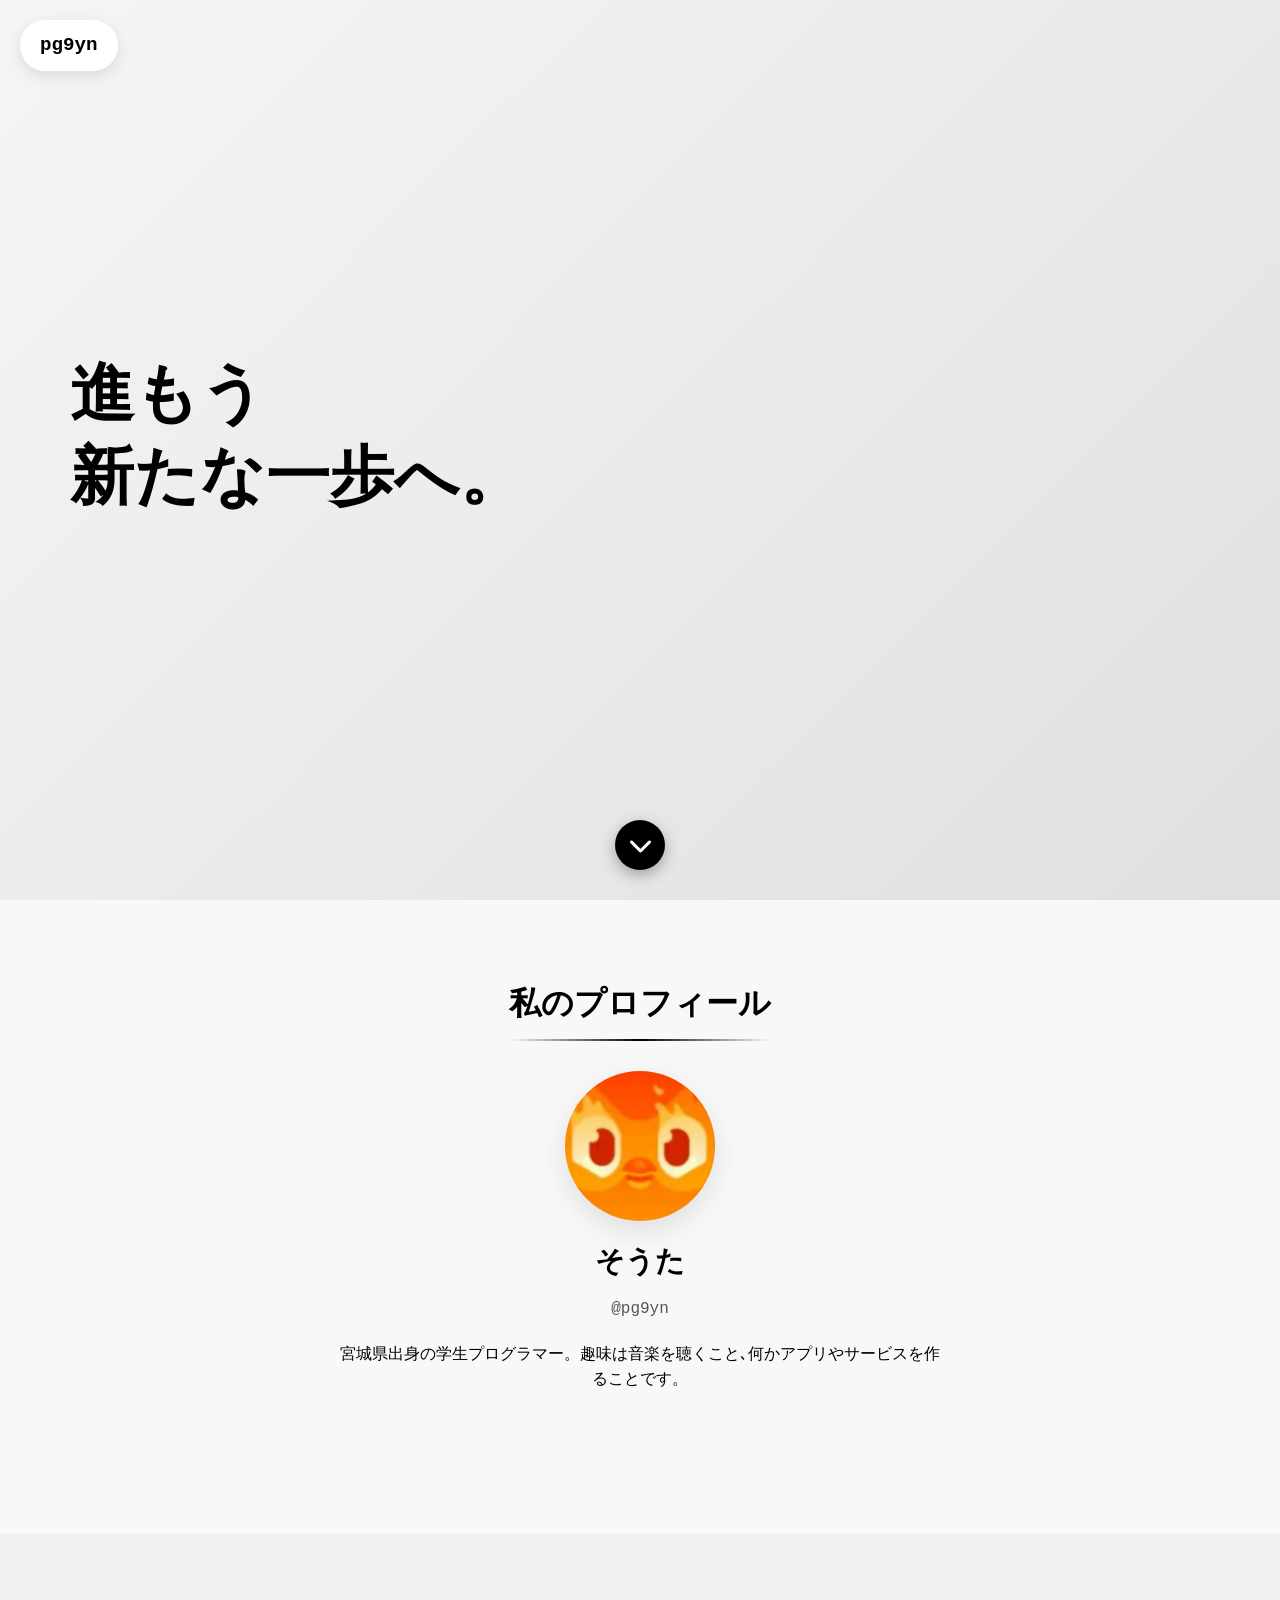
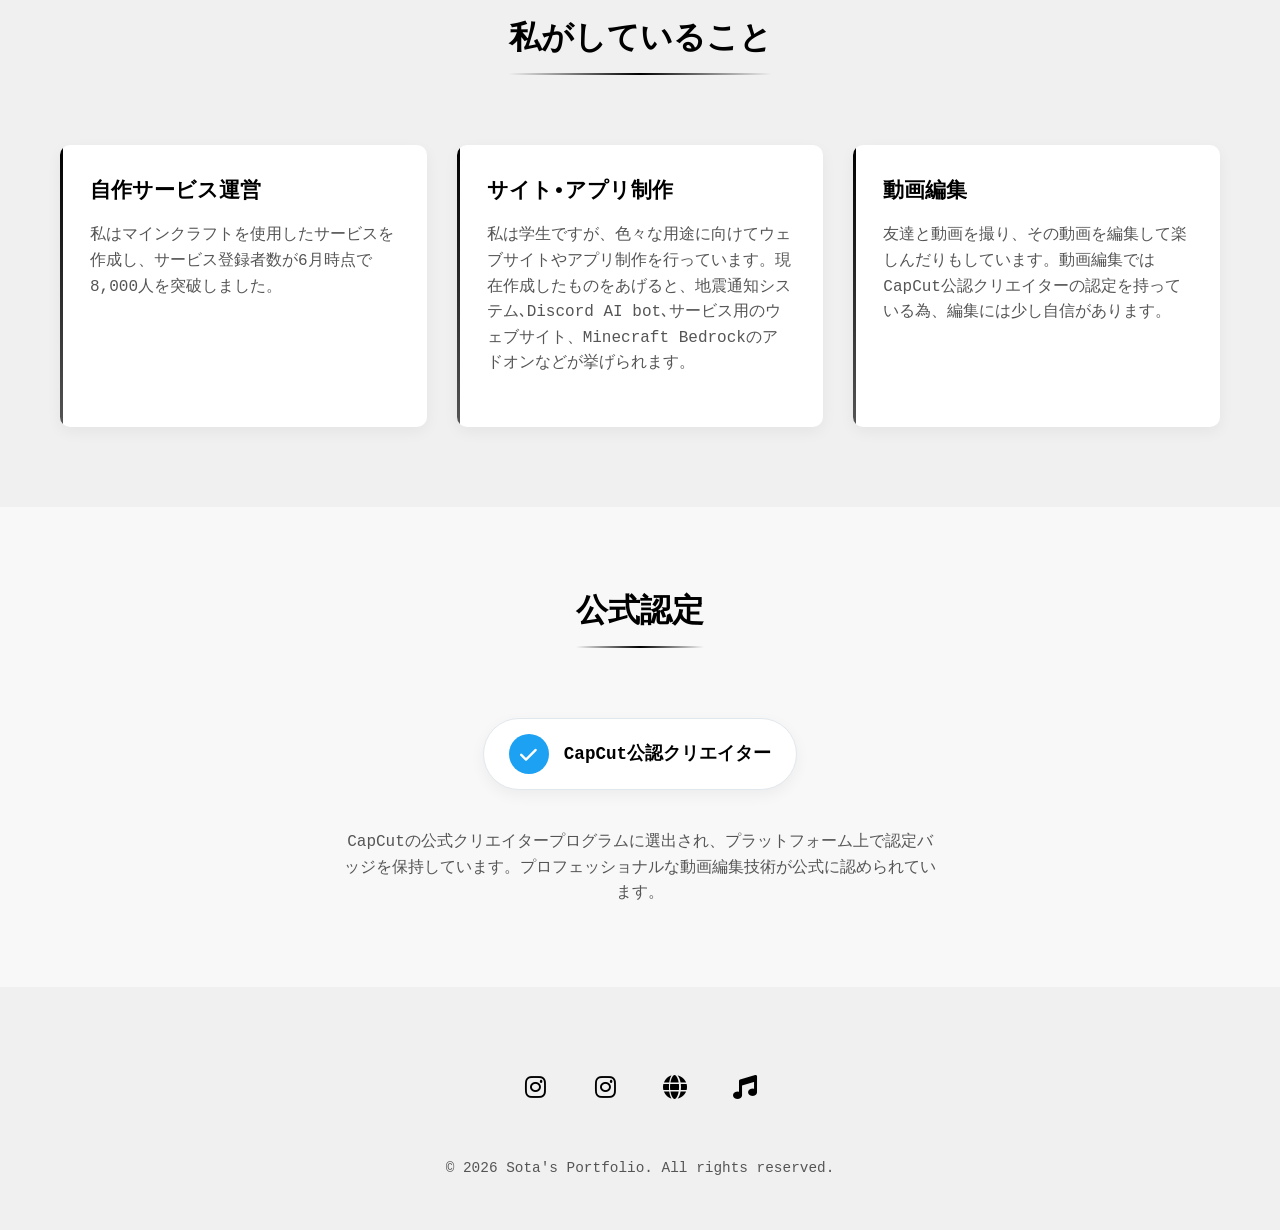
<file: index.html>
<!DOCTYPE html>
<html lang="ja">
<head>
    <meta charset="UTF-8">
    <meta name="viewport" content="width=device-width, initial-scale=1.0">
    <title>ss516</title>
    <style>
        :root {
            --primary: #000;
            --secondary: #fff;
            --accent: #555;
            --bg: #f8f8f8;
            --blue: #1DA1F2;
            --x-badge: #1DA1F2;
        }

        * {
            margin: 0;
            padding: 0;
            box-sizing: border-box;
            font-family: 'Courier New', monospace;
        }

        body {
            background-color: var(--bg);
            color: var(--primary);
            line-height: 1.6;
            overflow-x: hidden;
        }

        /* タイピング中はスクロールを無効化 */
        body.typing-active {
            overflow: hidden;
        }

        .container {
            max-width: 1200px;
            margin: 0 auto;
            padding: 0 20px;
        }

        /* ロゴ */
        .logo {
            position: fixed;
            top: 20px;
            left: 20px;
            z-index: 1000;
            background: var(--secondary);
            padding: 10px 20px;
            border-radius: 25px;
            box-shadow: 0 5px 15px rgba(0, 0, 0, 0.1);
            font-weight: bold;
            font-size: 1.2rem;
        }

        /* ヘッダー */
        header {
            height: 100vh;
            display: flex;
            align-items: center;
            justify-content: flex-start;
            position: relative;
            overflow: hidden;
            padding-left: 50px;
        }

        .header-bg {
            position: absolute;
            top: 0;
            left: 0;
            width: 100%;
            height: 100%;
            background: linear-gradient(135deg, #f5f5f5 0%, #e0e0e0 100%);
            z-index: -1;
        }

        .catchphrase {
            text-align: left;
            padding: 20px;
            max-width: 600px;
        }

        .catchphrase h1 {
            font-size: 4rem;
            margin-bottom: 20px;
            position: relative;
            display: inline-block;
            line-height: 1.3;
            font-weight: 800;
        }

        .catchphrase .highlight {
            font-size: 1.2em;
            position: relative;
        }

        .catchphrase .highlight::after {
            content: '';
            position: absolute;
            bottom: -2px;
            left: 0;
            width: 100%;
            height: 3px;
            background: var(--primary);
            transform: scaleX(0);
            transform-origin: left;
            transition: transform 0.5s ease;
        }

        .catchphrase .highlight.animated::after {
            transform: scaleX(1);
        }

        /* プロフィールセクション */
        section {
            padding: 80px 0;
            position: relative;
        }

        .section-title {
            font-size: 2rem;
            margin-bottom: 40px;
            text-align: center;
            position: relative;
            display: inline-block;
            left: 50%;
            transform: translateX(-50%);
        }

        .section-title::after {
            content: '';
            position: absolute;
            bottom: -10px;
            left: 0;
            width: 100%;
            height: 2px;
            background: linear-gradient(90deg, transparent, var(--primary), transparent);
        }

        .profile {
            display: flex;
            flex-direction: column;
            align-items: center;
            margin-bottom: 60px;
        }

        .profile-icon {
            width: 150px;
            height: 150px;
            border-radius: 50%;
            background-color: var(--primary);
            margin-bottom: 20px;
            position: relative;
            overflow: hidden;
            box-shadow: 0 10px 30px rgba(0, 0, 0, 0.1);
        }

        .profile-icon::before {
            content: '';
            position: absolute;
            top: -50%;
            left: -50%;
            width: 200%;
            height: 200%;
            background: linear-gradient(
                to bottom right,
                rgba(255, 255, 255, 0) 0%,
                rgba(255, 255, 255, 0) 30%,
                rgba(255, 255, 255, 0.8) 45%,
                rgba(255, 255, 255, 0) 60%
            );
            transform: rotate(30deg);
            animation: shine 3s infinite;
        }

        @keyframes shine {
            0% { transform: rotate(30deg) translate(-30%, -30%); }
            100% { transform: rotate(30deg) translate(30%, 30%); }
        }

        .profile-name {
            font-size: 1.8rem;
            margin-bottom: 10px;
        }

        .profile-id {
            color: var(--accent);
            margin-bottom: 20px;
        }

        .profile-bio {
            max-width: 600px;
            text-align: center;
        }

        /* アクティビティセクション */
        .activities {
            display: grid;
            grid-template-columns: repeat(auto-fit, minmax(300px, 1fr));
            gap: 30px;
            margin-top: 40px;
        }

        .activity {
            background: var(--secondary);
            padding: 30px;
            border-radius: 10px;
            box-shadow: 0 5px 15px rgba(0, 0, 0, 0.05);
            position: relative;
            overflow: hidden;
            transition: transform 0.3s, box-shadow 0.3s;
        }

        .activity:hover {
            transform: translateY(-5px);
            box-shadow: 0 10px 25px rgba(0, 0, 0, 0.1);
        }

        .activity::before {
            content: '';
            position: absolute;
            top: 0;
            left: 0;
            width: 3px;
            height: 100%;
            background: linear-gradient(to bottom, var(--primary), var(--accent));
        }

        .activity-title {
            font-size: 1.3rem;
            margin-bottom: 15px;
        }

        .activity-desc {
            color: var(--accent);
            margin-bottom: 20px;
        }

        /* 認定バッジ */
        .badge {
            display: flex;
            align-items: center;
            justify-content: center;
            margin: 40px 0;
        }

        .badge-content {
            display: flex;
            align-items: center;
            background: var(--secondary);
            padding: 15px 25px;
            border-radius: 50px;
            box-shadow: 0 5px 15px rgba(0, 0, 0, 0.05);
            position: relative;
            overflow: hidden;
            border: 1px solid #e1e8ed;
        }

        .badge-icon {
            width: 40px;
            height: 40px;
            background: var(--x-badge);
            border-radius: 50%;
            display: flex;
            align-items: center;
            justify-content: center;
            margin-right: 15px;
            color: white;
            font-size: 1.2rem;
            font-weight: bold;
        }

        .badge-text {
            font-size: 1.1rem;
            font-weight: bold;
        }

        .badge-desc {
            max-width: 600px;
            margin: 0 auto;
            text-align: center;
            color: var(--accent);
        }

        /* フッター（SNSリンクと統合） */
        footer {
            text-align: center;
            padding: 50px 0;
            color: var(--accent);
            background-color: #f0f0f0;
        }

        .footer-content {
            display: flex;
            flex-direction: column;
            align-items: center;
        }

        /* SNSリンク - フッター内に配置 */
        .social-links {
            display: flex;
            justify-content: center;
            flex-wrap: wrap;
            gap: 30px;
            margin: 30px 0;
        }

        .social-link {
            display: flex;
            align-items: center;
            justify-content: center;
            width: 40px;
            height: 40px;
            color: var(--primary);
            text-decoration: none;
            font-size: 1.5rem;
            transition: transform 0.3s;
        }

        .social-link:hover {
            transform: scale(1.2);
        }

        .copyright {
            margin-top: 20px;
            font-size: 0.9rem;
        }

        /* スクロールボタン */
        .scroll-down-button {
            position: fixed;
            bottom: 30px;
            left: 50%;
            transform: translateX(-50%);
            width: 50px;
            height: 50px;
            background: var(--primary);
            border: none;
            border-radius: 50%;
            color: var(--secondary);
            font-size: 1.5rem;
            cursor: pointer;
            z-index: 1000;
            box-shadow: 0 5px 15px rgba(0, 0, 0, 0.3);
            transition: transform 0.3s, box-shadow 0.3s, opacity 0.3s;
            display: flex;
            align-items: center;
            justify-content: center;
            opacity: 0;
            pointer-events: none;
        }

        .scroll-down-button.visible {
            opacity: 1;
            pointer-events: auto;
        }

        .scroll-down-button:hover {
            transform: translateY(5px) translateX(-50%);
            box-shadow: 0 8px 25px rgba(0, 0, 0, 0.4);
            background: #333;
        }

        /* レスポンシブ */
        @media (max-width: 768px) {
            .catchphrase h1 {
                font-size: 2.5rem;
            }

            header {
                padding-left: 20px;
            }

            .logo {
                font-size: 1rem;
                padding: 8px 15px;
            }

            .social-links {
                gap: 20px;
            }

            .catchphrase {
                padding: 20px;
            }
        }

        @media (max-width: 480px) {
            .catchphrase h1 {
                font-size: 2rem;
            }

            .catchphrase {
                padding: 15px;
            }
        }
    </style>
    <link rel="stylesheet" href="https://cdnjs.cloudflare.com/ajax/libs/font-awesome/6.0.0-beta3/css/all.min.css">
</head>
<body>
    <div class="logo">pg9yn</div>
    <header>
        <div class="header-bg"></div>
        <div class="catchphrase">
            <h1 id="typing"></h1>
        </div>
    </header>

    <section>
        <div class="container">
            <h2 class="section-title">私のプロフィール</h2>
            <div class="profile">
                <img src="./images/icon.png" class="profile-icon">
                <h3 class="profile-name">そうた</h3>
                <p class="profile-id">@pg9yn</p>
                <p class="profile-bio">宮城県出身の学生プログラマー。趣味は音楽を聴くこと､何かアプリやサービスを作ることです。</p>
            </div>
        </div>
    </section>

    <section style="background-color: #f0f0f0;">
        <div class="container">
            <h2 class="section-title">私がしていること</h2>

            <div class="activities">
                <div class="activity">
                    <h3 class="activity-title">自作サービス運営</h3>
                    <p class="activity-desc">私はマインクラフトを使用したサービスを作成し、サービス登録者数が6月時点で8,000人を突破しました。</p>
                </div>

                <div class="activity">
                    <h3 class="activity-title">サイト•アプリ制作</h3>
                    <p class="activity-desc">私は学生ですが、色々な用途に向けてウェブサイトやアプリ制作を行っています。現在作成したものをあげると、地震通知システム､Discord AI bot､サービス用のウェブサイト、Minecraft Bedrockのアドオンなどが挙げられます。</p>
                </div>

                <div class="activity">
                    <h3 class="activity-title">動画編集</h3>
                    <p class="activity-desc">友達と動画を撮り、その動画を編集して楽しんだりもしています。動画編集ではCapCut公認クリエイターの認定を持っている為、編集には少し自信があります。</p>
                </div>
            </div>
        </div>
    </section>

    <section>
        <div class="container">
            <h2 class="section-title">公式認定</h2>

            <div class="badge">
                <div class="badge-content">
                    <div class="badge-icon">
                        <i class="fas fa-check"></i>
                    </div>
                    <div class="badge-text">CapCut公認クリエイター</div>
                </div>
            </div>

            <p class="badge-desc">CapCutの公式クリエイタープログラムに選出され、プラットフォーム上で認定バッジを保持しています。プロフェッショナルな動画編集技術が公式に認められています。</p>
        </div>
    </section>

    <footer>
        <div class="container">
            <div class="footer-content">

                <div class="social-links">
                    <a href="https://instagram.com/pg9yn" class="social-link" title="Instagramメイン">
                        <i class="fab fa-instagram"></i>
                    </a>
                    <a href="https://instagram.com/ps9kr" class="social-link" title="Instagramサブ">
                        <i class="fab fa-instagram"></i>
                    </a>
                    <a href="https://www.wh00.ooo/users/pg9yn?fbclid=PAZXh0bgNhZW0CMTEAAabW7g3AabM46rDNmfpOVpROmiKfKvq7cuTHVcribeSSDHqXdAwgA7nNyvU_aem_hqWwHvGo2feu8ApCw8luKA" class="social-link" title="Whoo">
                        <i class="fas fa-globe"></i>
                    </a>
                    <a href="https://music.apple.com/profile/pg9yn" class="social-link" title="Apple Music">
                        <i class="fas fa-music"></i>
                    </a>
                </div>

                <p class="copyright">© <span id="current-year"></span> Sota's Portfolio. All rights reserved.</p>
            </div>
        </div>
    </footer>

    <button class="scroll-down-button" id="scrollDownButton" onclick="scrollToNextSection()">
        <i class="fas fa-chevron-down"></i>
    </button>

    <script>
        // 現在の年を自動更新
        document.getElementById('current-year').textContent = new Date().getFullYear();

        // タイピングアニメーション
        const catchphrase = `進もう<br></span>新たな一歩へ。`;
        const typingElement = document.getElementById('typing');
        let i = 0;
        let buttonVisible = false;

        function typeWriter() {
            if (i < catchphrase.length) {
                // タグ処理
                if (catchphrase.charAt(i) === '<') {
                    const tagEnd = catchphrase.indexOf('>', i) + 1;
                    typingElement.innerHTML += catchphrase.substring(i, tagEnd);
                    i = tagEnd;
                } else {
                    typingElement.innerHTML += catchphrase.charAt(i);
                    i++;
                }
                setTimeout(typeWriter, 100);
            } else {
                // タイピング完了後に強調アニメーションを実行
                highlightWords();
                // スクロールボタンを表示
                document.getElementById('scrollDownButton').classList.add('visible');
                buttonVisible = true;
                // スクロールを有効化
                enableScrolling();
            }
        }

        // 強調ワードのアニメーション
        function highlightWords() {
            const highlights = document.querySelectorAll('.highlight');
            highlights.forEach(el => {
                el.classList.add('animated');
            });
        }

        // 次のセクションにスクロール
        function scrollToNextSection() {
            const firstSection = document.querySelector('section');

            window.scrollTo({
                top: firstSection.offsetTop,
                behavior: 'smooth'
            });

            // スクロール後はボタンを非表示
            document.getElementById('scrollDownButton').classList.remove('visible');
            buttonVisible = false;
        }

        // スクロール位置を監視してボタン表示を制御
        window.addEventListener('scroll', function() {
            const scrollButton = document.getElementById('scrollDownButton');
            const headerHeight = document.querySelector('header').offsetHeight;

            // トップに戻ったらボタンを再表示
            if (window.scrollY <= headerHeight / 2 && buttonVisible) {
                scrollButton.classList.add('visible');
            } else if (window.scrollY > headerHeight / 2) {
                scrollButton.classList.remove('visible');
            }
        });

        // 初期設定
        window.addEventListener('load', () => {
            // タイピング開始時にスクロールを無効化
            document.body.classList.add('typing-active');
            setTimeout(typeWriter, 500);
        });

        // タイピング完了後にスクロールを有効化
        function enableScrolling() {
            document.body.classList.remove('typing-active');
        }
    </script>
</body>
</html>
</file>
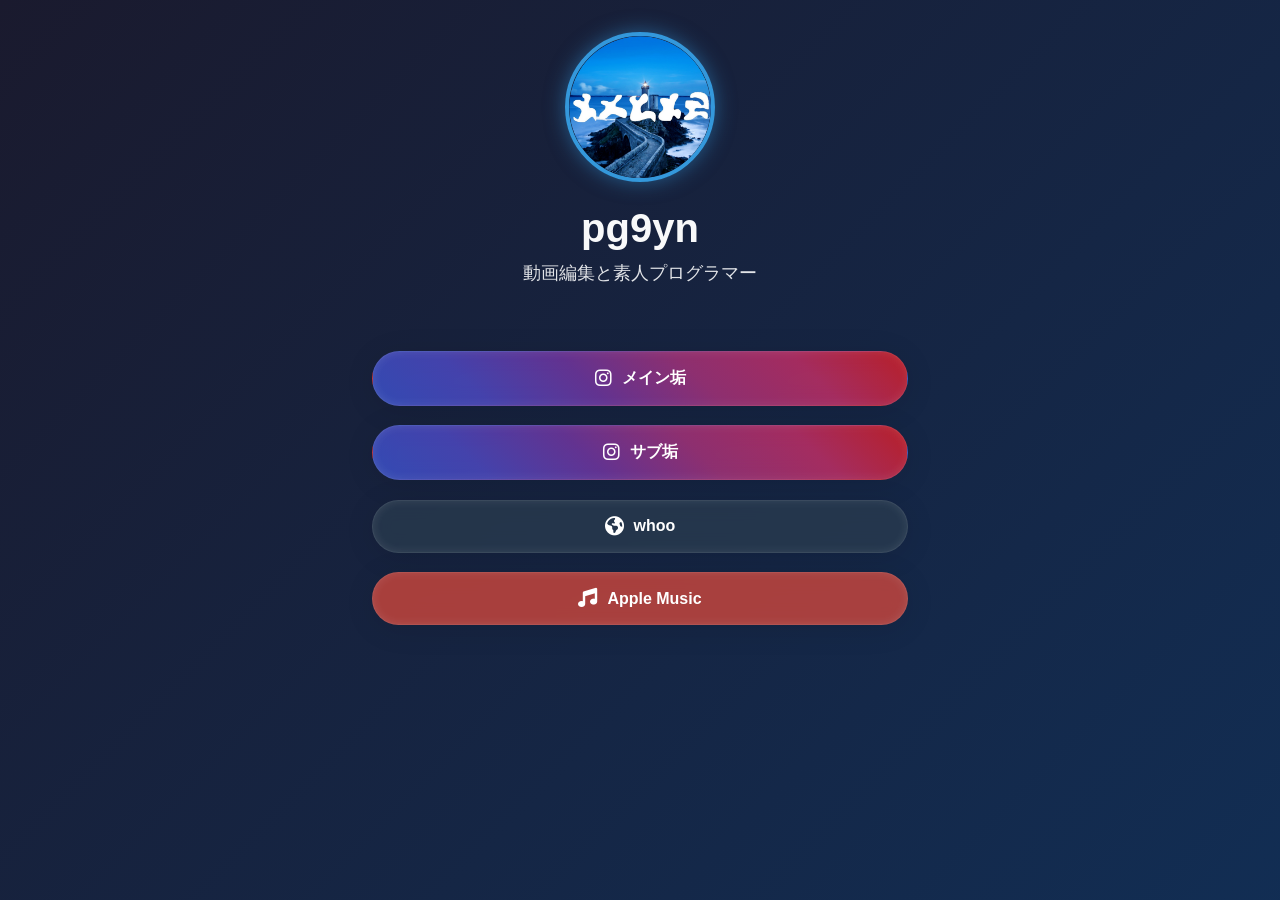
<file: old2.html>
<!DOCTYPE html>
<html lang="ja">
<head>
    <meta charset="UTF-8">
    <meta name="viewport" content="width=device-width, initial-scale=1.0">
    <title>Starry Profile</title>
    <link rel="stylesheet" href="https://cdnjs.cloudflare.com/ajax/libs/font-awesome/6.4.0/css/all.min.css">
    <style>
        :root {
            --primary-color: #3498db;
            --secondary-color: #2980b9;
            --dark-color: #1a1a2e;
            --light-color: #f8f9fa;
            --accent-red: #e74c3c;
            --accent-black: #2c3e50;
        }

        * {
            margin: 0;
            padding: 0;
            box-sizing: border-box;
        }

        body {
            font-family: 'Segoe UI', Tahoma, Geneva, Verdana, sans-serif;
            background: linear-gradient(-45deg, #1a1a2e, #16213e, #0f3460, #1a1a2e);
            background-size: 400% 400%;
            animation: gradientBG 15s ease infinite;
            color: var(--light-color);
            min-height: 100vh;
            overflow-x: hidden;
        }

        @keyframes gradientBG {
            0% { background-position: 0% 50%; }
            50% { background-position: 100% 50%; }
            100% { background-position: 0% 50%; }
        }

        .stars-container {
            position: fixed;
            top: 0;
            left: 0;
            width: 100%;
            height: 100%;
            z-index: -1;
            overflow: hidden;
        }

        .star {
            position: absolute;
            background-color: rgba(255, 255, 255, 0.8);
            border-radius: 50%;
            animation: falling linear infinite;
            opacity: 0;
            animation-fill-mode: forwards;
        }

        @keyframes falling {
            0% {
                transform: translateY(-10px);
                opacity: 0;
            }
            10% {
                opacity: 1;
            }
            90% {
                opacity: 1;
            }
            100% {
                transform: translateY(100vh);
                opacity: 0;
            }
        }

        .container {
            max-width: 600px;
            margin: 0 auto;
            padding: 2rem 2rem 12rem; /* 下部余白を12remに拡大 */
            display: flex;
            flex-direction: column;
            align-items: center;
            text-align: center;
            position: relative;
            z-index: 1;
        }

        .profile-pic {
            width: 150px;
            height: 150px;
            border-radius: 50%;
            object-fit: cover;
            border: 4px solid var(--primary-color);
            margin-bottom: 1.5rem;
            box-shadow: 0 0 20px rgba(52, 152, 219, 0.5);
        }

        h1 {
            font-size: 2.5rem;
            margin-bottom: 0.5rem;
            color: var(--light-color);
        }

        .bio {
            font-size: 1.1rem;
            opacity: 0.9;
            margin-bottom: 2rem;
            line-height: 1.6;
            max-width: 80%;
        }

        .buttons {
            width: 100%;
            display: flex;
            flex-direction: column;
            gap: 1.2rem;
            margin-top: 2rem;
        }

        .btn {
            display: flex;
            align-items: center;
            justify-content: center;
            padding: 1rem;
            border-radius: 50px;
            text-decoration: none;
            font-weight: 600;
            transition: all 0.3s cubic-bezier(0.4, 0, 0.2, 1);
            box-shadow: 
                0 4px 30px rgba(0, 0, 0, 0.1),
                0 0 10px rgba(255, 255, 255, 0.1) inset;
            background-color: rgba(255, 255, 255, 0.1);
            border: 1px solid rgba(255, 255, 255, 0.1);
            backdrop-filter: blur(10px);
        }

        .btn:hover {
            transform: translateY(-3px) scale(1.02);
            box-shadow: 
                0 8px 40px rgba(0, 0, 0, 0.2),
                0 0 15px rgba(255, 255, 255, 0.2) inset;
        }

        .btn-instagram {
            background: linear-gradient(
                45deg,
                rgba(64, 93, 230, 0.7),
                rgba(88, 81, 219, 0.7),
                rgba(131, 58, 180, 0.7),
                rgba(193, 53, 132, 0.7),
                rgba(225, 48, 108, 0.7),
                rgba(253, 29, 29, 0.7)
            );
            color: white;
        }

        .btn-red {
            background-color: rgba(231, 76, 60, 0.7);
            color: white;
        }

        .btn-black {
            background-color: rgba(44, 62, 80, 0.7);
            color: white;
        }

        .btn i {
            margin-right: 10px;
            font-size: 1.2rem;
        }

        @media (max-width: 768px) {
            .container {
                padding: 1.5rem 1.5rem 10rem; /* モバイルの下部余白を10remに */
            }
            
            .profile-pic {
                width: 120px;
                height: 120px;
            }
            
            h1 {
                font-size: 2rem;
            }
            
            .bio {
                font-size: 1rem;
                max-width: 90%;
            }
        }
    </style>
</head>
<body>
    <div class="stars-container" id="stars-container"></div>
    
    <div class="container">
        <img src="./images/photo.png" alt="Profile Picture" class="profile-pic">
        <h1>pg9yn</h1>
        <p class="bio">動画編集と素人プログラマー</p>
        
        <div class="buttons">
            <a href="https://instagram.com/pg9yn/" class="btn btn-instagram">
                <i class="fab fa-instagram"></i> メイン垢
            </a>
            <a href="https://instagram.com/ps9kr/" class="btn btn-instagram">
                <i class="fab fa-instagram"></i> サブ垢
            </a>
            <a href="https://www.wh00.ooo/users/pg9yn?fbclid=PAZXh0bgNhZW0CMTEAAabW7g3AabM46rDNmfpOVpROmiKfKvq7cuTHVcribeSSDHqXdAwgA7nNyvU_aem_hqWwHvGo2feu8ApCw8luKA" class="btn btn-black">
                <i class="fas fa-earth"></i> whoo
            </a>
            <a href="https://music.apple.com/profile/souta_0516" class="btn btn-red">
                <i class="fas fa-music"></i> Apple Music
            </a>
        </div>
    </div>

    <script>
        function createStars() {
            const container = document.getElementById('stars-container');
            const starCount = 100;
            
            container.innerHTML = '';
            
            const width = window.innerWidth;
            const height = window.innerHeight;
            
            for (let i = 0; i < starCount; i++) {
                const star = document.createElement('div');
                star.classList.add('star');
                
                const size = Math.random() * 2 + 1;
                star.style.width = `${size}px`;
                star.style.height = `${size}px`;
                
                star.style.left = `${Math.random() * width}px`;
                star.style.top = `${Math.random() * height}px`;
                
                star.style.opacity = Math.random() * 0.8 + 0.2;
                
                const duration = Math.random() * 10 + 5;
                const delay = Math.random() * 5;
                star.style.animationDuration = `${duration}s`;
                star.style.animationDelay = `${delay}s`;
                
                container.appendChild(star);
            }
        }
        
        window.addEventListener('load', () => {
            createStars();
            setInterval(() => {
                createStars();
            }, 10000);
        });
        
        window.addEventListener('resize', createStars);
    </script>
</body>
</html>
</file>
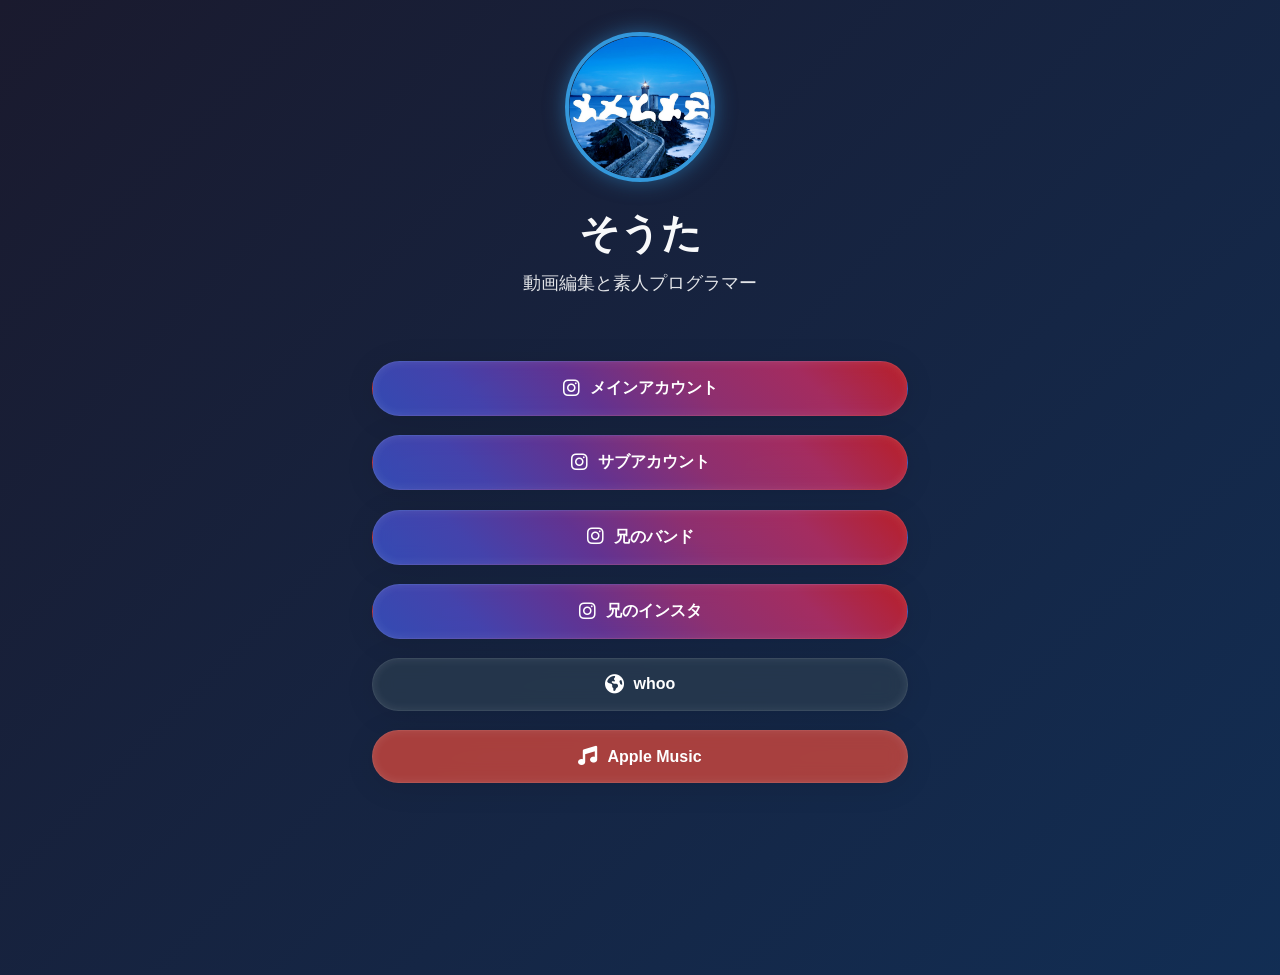
<file: p.html>
<!DOCTYPE html>
<html lang="ja">
<head>
    <meta charset="UTF-8">
    <meta name="viewport" content="width=device-width, initial-scale=1.0">
    <title>Starry Profile</title>
    <link rel="stylesheet" href="https://cdnjs.cloudflare.com/ajax/libs/font-awesome/6.4.0/css/all.min.css">
    <style>
        :root {
            --primary-color: #3498db;
            --secondary-color: #2980b9;
            --dark-color: #1a1a2e;
            --light-color: #f8f9fa;
            --accent-red: #e74c3c;
            --accent-black: #2c3e50;
        }

        * {
            margin: 0;
            padding: 0;
            box-sizing: border-box;
        }

        body {
            font-family: 'Segoe UI', Tahoma, Geneva, Verdana, sans-serif;
            background: linear-gradient(-45deg, #1a1a2e, #16213e, #0f3460, #1a1a2e);
            background-size: 400% 400%;
            animation: gradientBG 15s ease infinite;
            color: var(--light-color);
            min-height: 100vh;
            overflow-x: hidden;
        }

        @keyframes gradientBG {
            0% { background-position: 0% 50%; }
            50% { background-position: 100% 50%; }
            100% { background-position: 0% 50%; }
        }

        .stars-container {
            position: fixed;
            top: 0;
            left: 0;
            width: 100%;
            height: 100%;
            z-index: -1;
            overflow: hidden;
        }

        .star {
            position: absolute;
            background-color: rgba(255, 255, 255, 0.8);
            border-radius: 50%;
            animation: falling linear infinite;
            opacity: 0;
            animation-fill-mode: forwards;
        }

        @keyframes falling {
            0% {
                transform: translateY(-10px);
                opacity: 0;
            }
            10% {
                opacity: 1;
            }
            90% {
                opacity: 1;
            }
            100% {
                transform: translateY(100vh);
                opacity: 0;
            }
        }

        .container {
            max-width: 600px;
            margin: 0 auto;
            padding: 2rem 2rem 12rem; /* 下部余白を12remに拡大 */
            display: flex;
            flex-direction: column;
            align-items: center;
            text-align: center;
            position: relative;
            z-index: 1;
        }

        .profile-pic {
            width: 150px;
            height: 150px;
            border-radius: 50%;
            object-fit: cover;
            border: 4px solid var(--primary-color);
            margin-bottom: 1.5rem;
            box-shadow: 0 0 20px rgba(52, 152, 219, 0.5);
        }

        h1 {
            font-size: 2.5rem;
            margin-bottom: 0.5rem;
            color: var(--light-color);
        }

        .bio {
            font-size: 1.1rem;
            opacity: 0.9;
            margin-bottom: 2rem;
            line-height: 1.6;
            max-width: 80%;
        }

        .buttons {
            width: 100%;
            display: flex;
            flex-direction: column;
            gap: 1.2rem;
            margin-top: 2rem;
        }

        .btn {
            display: flex;
            align-items: center;
            justify-content: center;
            padding: 1rem;
            border-radius: 50px;
            text-decoration: none;
            font-weight: 600;
            transition: all 0.3s cubic-bezier(0.4, 0, 0.2, 1);
            box-shadow: 
                0 4px 30px rgba(0, 0, 0, 0.1),
                0 0 10px rgba(255, 255, 255, 0.1) inset;
            background-color: rgba(255, 255, 255, 0.1);
            border: 1px solid rgba(255, 255, 255, 0.1);
            backdrop-filter: blur(10px);
        }

        .btn:hover {
            transform: translateY(-3px) scale(1.02);
            box-shadow: 
                0 8px 40px rgba(0, 0, 0, 0.2),
                0 0 15px rgba(255, 255, 255, 0.2) inset;
        }

        .btn-instagram {
            background: linear-gradient(
                45deg,
                rgba(64, 93, 230, 0.7),
                rgba(88, 81, 219, 0.7),
                rgba(131, 58, 180, 0.7),
                rgba(193, 53, 132, 0.7),
                rgba(225, 48, 108, 0.7),
                rgba(253, 29, 29, 0.7)
            );
            color: white;
        }

        .btn-red {
            background-color: rgba(231, 76, 60, 0.7);
            color: white;
        }

        .btn-black {
            background-color: rgba(44, 62, 80, 0.7);
            color: white;
        }

        .btn i {
            margin-right: 10px;
            font-size: 1.2rem;
        }

        @media (max-width: 768px) {
            .container {
                padding: 1.5rem 1.5rem 10rem; /* モバイルの下部余白を10remに */
            }
            
            .profile-pic {
                width: 120px;
                height: 120px;
            }
            
            h1 {
                font-size: 2rem;
            }
            
            .bio {
                font-size: 1rem;
                max-width: 90%;
            }
        }
    </style>
</head>
<body>
    <div class="stars-container" id="stars-container"></div>
    
    <div class="container">
        <img src="./images/photo.png" alt="Profile Picture" class="profile-pic">
        <h1>そうた</h1>
        <p class="bio">動画編集と素人プログラマー</p>
        
        <div class="buttons">
            <a href="https://instagram.com/pg9yn/" class="btn btn-instagram">
                <i class="fab fa-instagram"></i> メインアカウント
            </a>
            <a href="https://instagram.com/ps9kr/" class="btn btn-instagram">
                <i class="fab fa-instagram"></i> サブアカウント
            </a>
            <a href="https://www.instagram.com/carabina_official/" class="btn btn-instagram">
                <i class="fab fa-instagram"></i> 兄のバンド
            </a>
            <a href="https://www.instagram.com/carabina_gt/" class="btn btn-instagram">
                <i class="fab fa-instagram"></i> 兄のインスタ
            </a>
            <a href="https://www.wh00.ooo/users/pg9yn?fbclid=PAZXh0bgNhZW0CMTEAAabW7g3AabM46rDNmfpOVpROmiKfKvq7cuTHVcribeSSDHqXdAwgA7nNyvU_aem_hqWwHvGo2feu8ApCw8luKA" class="btn btn-black">
                <i class="fas fa-earth"></i> whoo
            </a>
            <a href="https://music.apple.com/profile/souta_0516" class="btn btn-red">
                <i class="fas fa-music"></i> Apple Music
            </a>
        </div>
    </div>

    <script>
        function createStars() {
            const container = document.getElementById('stars-container');
            const starCount = 100;
            
            container.innerHTML = '';
            
            const width = window.innerWidth;
            const height = window.innerHeight;
            
            for (let i = 0; i < starCount; i++) {
                const star = document.createElement('div');
                star.classList.add('star');
                
                const size = Math.random() * 2 + 1;
                star.style.width = `${size}px`;
                star.style.height = `${size}px`;
                
                star.style.left = `${Math.random() * width}px`;
                star.style.top = `${Math.random() * height}px`;
                
                star.style.opacity = Math.random() * 0.8 + 0.2;
                
                const duration = Math.random() * 10 + 5;
                const delay = Math.random() * 5;
                star.style.animationDuration = `${duration}s`;
                star.style.animationDelay = `${delay}s`;
                
                container.appendChild(star);
            }
        }
        
        window.addEventListener('load', () => {
            createStars();
            setInterval(() => {
                createStars();
            }, 10000);
        });
        
        window.addEventListener('resize', createStars);
    </script>
</body>
</html>
</file>
